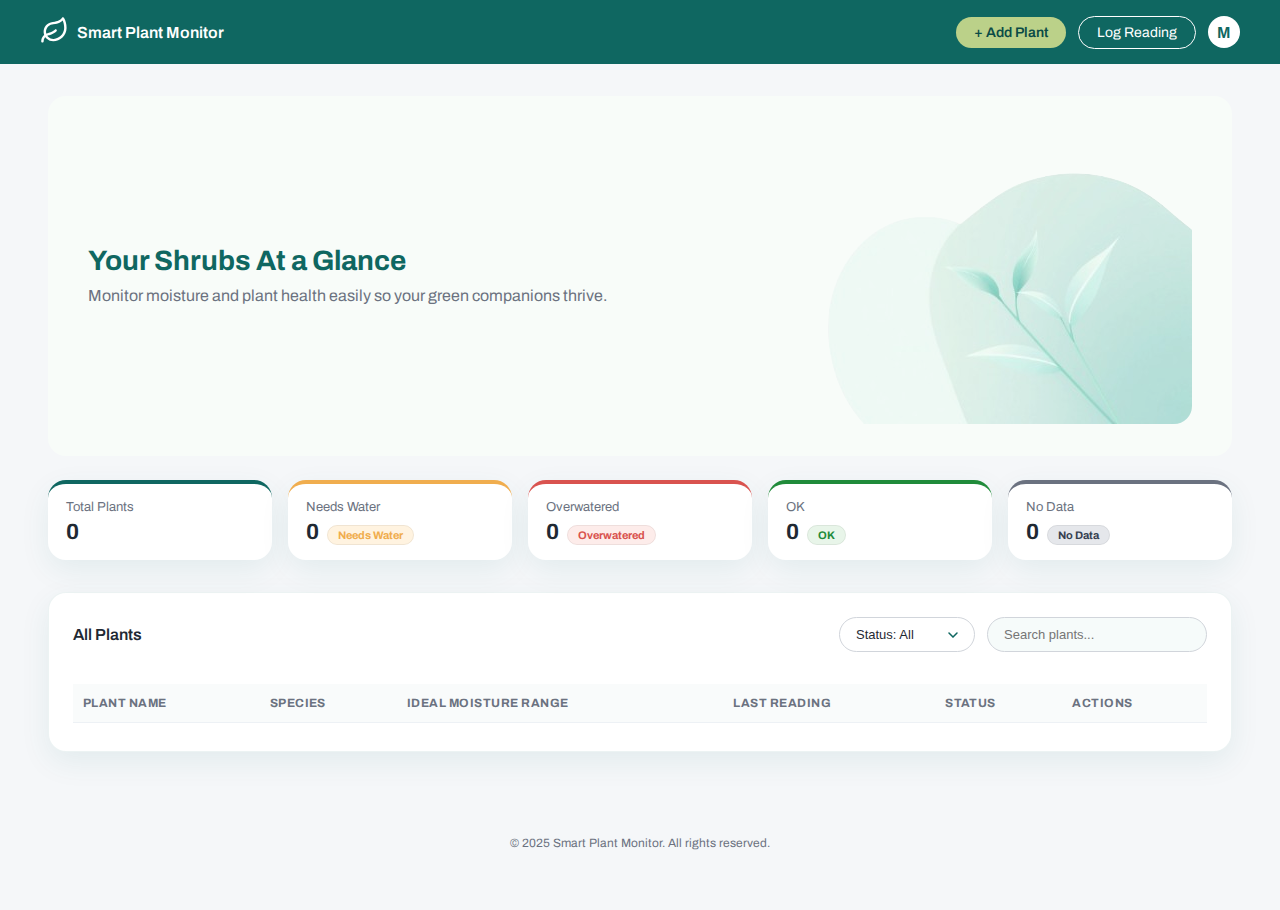
<file: frontend/dashboard/index.html>
<!DOCTYPE html>
<html lang="en">
  <head>
    <meta charset="UTF-8" />
    <title>Smart Plant Monitor – Dashboard</title>
    <link rel="preconnect" href="https://fonts.googleapis.com" />
    <link rel="preconnect" href="https://fonts.gstatic.com" crossorigin />
    <link
      href="https://fonts.googleapis.com/css2?family=Archivo:wght@400;600;700&display=swap"
      rel="stylesheet"
    />
    <link rel="stylesheet" href="../shared/variables.css" />
    <link rel="stylesheet" href="style.css" />
  </head>
  <body class="spm-page">
    <div id="spm-header-container"></div>

    <main class="spm-main">

       <!-- Hero section -->
      <section class="spm-hero">
        <div class="spm-hero-content">
          <h1 class="spm-hero-title">Your Shrubs At a Glance</h1>
          <p class="spm-hero-subtitle">
            Monitor moisture and plant health easily so your green companions
            thrive.
          </p>
        </div>
        <div class="spm-hero-image">
          <img src="../assests/hero-section-img.png">
        </div>
      </section>

      <!-- Statistic boxes (Total, OK, Needs Water, etc.) -->
      <section class="spm-stats-row">
        <div class="spm-stat-card spm-stat-total">
          <div class="spm-stat-label">Total Plants</div>
          <div class="spm-stat-value" id="stat-total">0</div>
        </div>
        <div class="spm-stat-card spm-stat-warning">
          <div class="spm-stat-label">Needs Water</div>
          <div class="spm-stat-value">
            <span id="stat-needs">0</span>
            <span class="spm-stat-pill warning">Needs Water</span>
          </div>
        </div>
        <div class="spm-stat-card spm-stat-danger">
          <div class="spm-stat-label">Overwatered</div>
          <div class="spm-stat-value">
            <span id="stat-over">0</span>
            <span class="spm-stat-pill danger">Overwatered</span>
          </div>
        </div>
        <div class="spm-stat-card spm-stat-ok">
          <div class="spm-stat-label">OK</div>
          <div class="spm-stat-value">
            <span id="stat-ok">0</span>
            <span class="spm-stat-pill ok">OK</span>
          </div>
        </div>
        <div class="spm-stat-card spm-stat-nodata">
          <div class="spm-stat-label">No Data</div>
          <div class="spm-stat-value">
            <span id="stat-nodata">0</span>
            <span class="spm-stat-pill no-data">No Data</span>
          </div>
          
        </div>
      </section>

      <!-- Table of all plants -->
      <section class="spm-table-card">
        <div class="spm-table-header">
          <div class="spm-table-title">All Plants</div>
          <div class="spm-table-controls">
            <select id="status-filter" class="spm-select">
              <option value="all">Status: All</option>
              <option value="ok">OK</option>
              <option value="needs_water">Needs Water</option>
              <option value="overwatered">Overwatered</option>
              <option value="no_data">No Data</option>
            </select>
            <!-- Search input -->
            <input
              id="search-input"
              class="spm-search"
              type="text"
              placeholder="Search plants..."
            />
          </div>
        </div>

        <div class="spm-table-scroll">
          <table class="spm-table" id="plants-table">
            <thead>
              <tr>
                <th>Plant Name</th>
                <th>Species</th>
                <th>Ideal Moisture Range</th>
                <th>Last Reading</th>
                <th>Status</th>
                <th>Actions</th>
              </tr>
            </thead>
            <!-- JS will insert <tr> rows here, magic *sparkle* -->
            <tbody></tbody>
          </table>
        </div>
      </section>
    </main>

    <!-- Footer placeholder -->
    <div id="spm-footer-container" class="spm-footer"></div>

    <!-- Helper JS utilities -->
    <script src="../shared/utils.js"></script>
    <!-- Dashboard logic -->
    <script src="script.js"></script>
  </body>
</html>
</file>
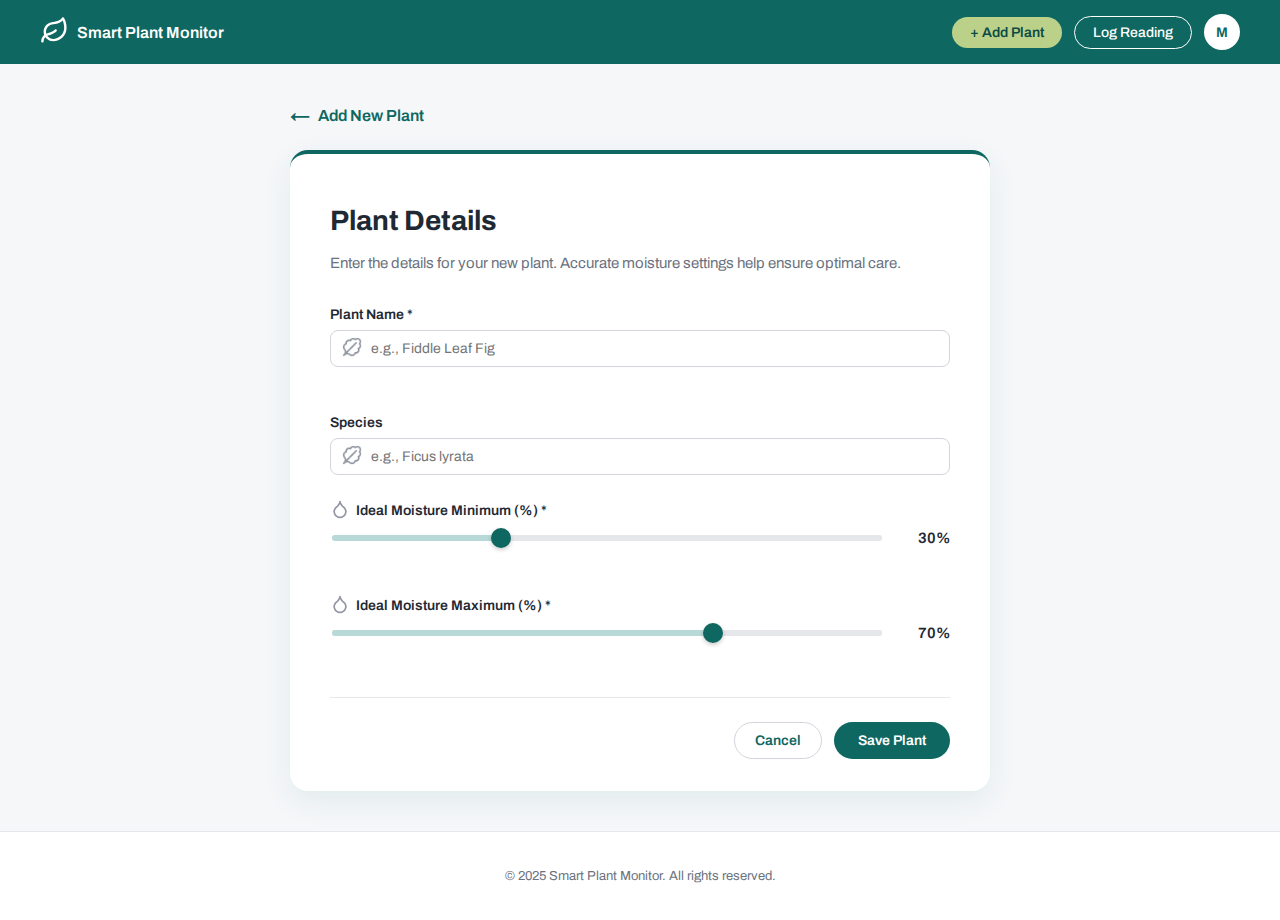
<file: frontend/plant_form/add_plant.html>
<!DOCTYPE html>
<html lang="en">
  <head>
    <meta charset="UTF-8" />
    <meta name="viewport" content="width=device-width, initial-scale=1.0" />
    <title>Add New Plant - Smart Shrub Monitor</title>
    <link rel="preconnect" href="https://fonts.googleapis.com" />
    <link rel="preconnect" href="https://fonts.gstatic.com" crossorigin />
    <link
      href="https://fonts.googleapis.com/css2?family=Archivo:wght@400;600;700&display=swap"
      rel="stylesheet"
    />
    <link rel="stylesheet" href="../shared/variables.css" />
    <link rel="stylesheet" href="style.css" />
  </head>
  <body class="spm-page">
    <div id="spm-header-container"></div>

    <main class="spm-main">
      <div class="spm-form-wrapper">
        <div class="spm-form-header">
          <a href="../dashboard/index.html" class="spm-back-link">
            <span class="spm-back-icon">←</span>
            <span>Add New Plant</span>
          </a>
        </div>

        <div class="spm-form-card">
          <h1 class="spm-form-title">Plant Details</h1>
          <p class="spm-form-subtitle">
            Enter the details for your new plant. Accurate moisture settings help ensure optimal care.
          </p>

          <form id="plant-form">
            <div class="spm-form-field">
              <label class="spm-field-label">
                Plant Name *
              </label>
              <div class="spm-input-wrapper">
                <span class="spm-input-icon"><img src="../assests/leaf.png" width="20" height="20"></span>
                <input
                  type="text"
                  id="name"
                  class="spm-input"
                  placeholder="e.g., Fiddle Leaf Fig"
                  required
                  minlength="3"
                />
              </div>
              <div class="spm-error" id="name-error"></div>
            </div>

            <div class="spm-form-field">
              <label class="spm-field-label">
                Species
              </label>
              <div class="spm-input-wrapper">
                <span class="spm-input-icon"><img src="../assests/leaf.png" width="20" height="20"></span>
                <input
                  type="text"
                  id="species"
                  class="spm-input"
                  placeholder="e.g., Ficus lyrata"
                />
              </div>
            </div>

            <div class="spm-form-field">
              <label class="spm-field-label">
                <span class="spm-label-icon"><img src="../assests/drop.png" width="20" height="20"></span>
                Ideal Moisture Minimum (%) *
              </label>
              <div class="spm-slider-container">
                <input
                  type="range"
                  id="moisture-min"
                  class="spm-slider"
                  min="0"
                  max="100"
                  value="30"
                  required
                />
                <span class="spm-slider-value" id="min-value">30%</span>
              </div>
              <div class="spm-error" id="min-error"></div>
            </div>

            <div class="spm-form-field">
              <label class="spm-field-label">
                <span class="spm-label-icon"><img src="../assests/drop.png" width="20" height="20"></span>
                Ideal Moisture Maximum (%) *
              </label>
              <div class="spm-slider-container">
                <input
                  type="range"
                  id="moisture-max"
                  class="spm-slider"
                  min="0"
                  max="100"
                  value="70"
                  required
                />
                <span class="spm-slider-value" id="max-value">70%</span>
              </div>
              <div class="spm-error" id="max-error"></div>
            </div>

            <div class="spm-form-actions">
              <button
                type="button"
                class="spm-btn-ghost"
                onclick="window.location.href='../dashboard/index.html'"
              >
                Cancel
              </button>
              <button type="submit" class="spm-btn-primary">Save Plant</button>
            </div>
          </form>
        </div>
      </div>
    </main>

    <div id="spm-footer-container"></div>

    <script src="../shared/utils.js"></script>
    <script src="script.js"></script>
  </body>
</html>
</file>
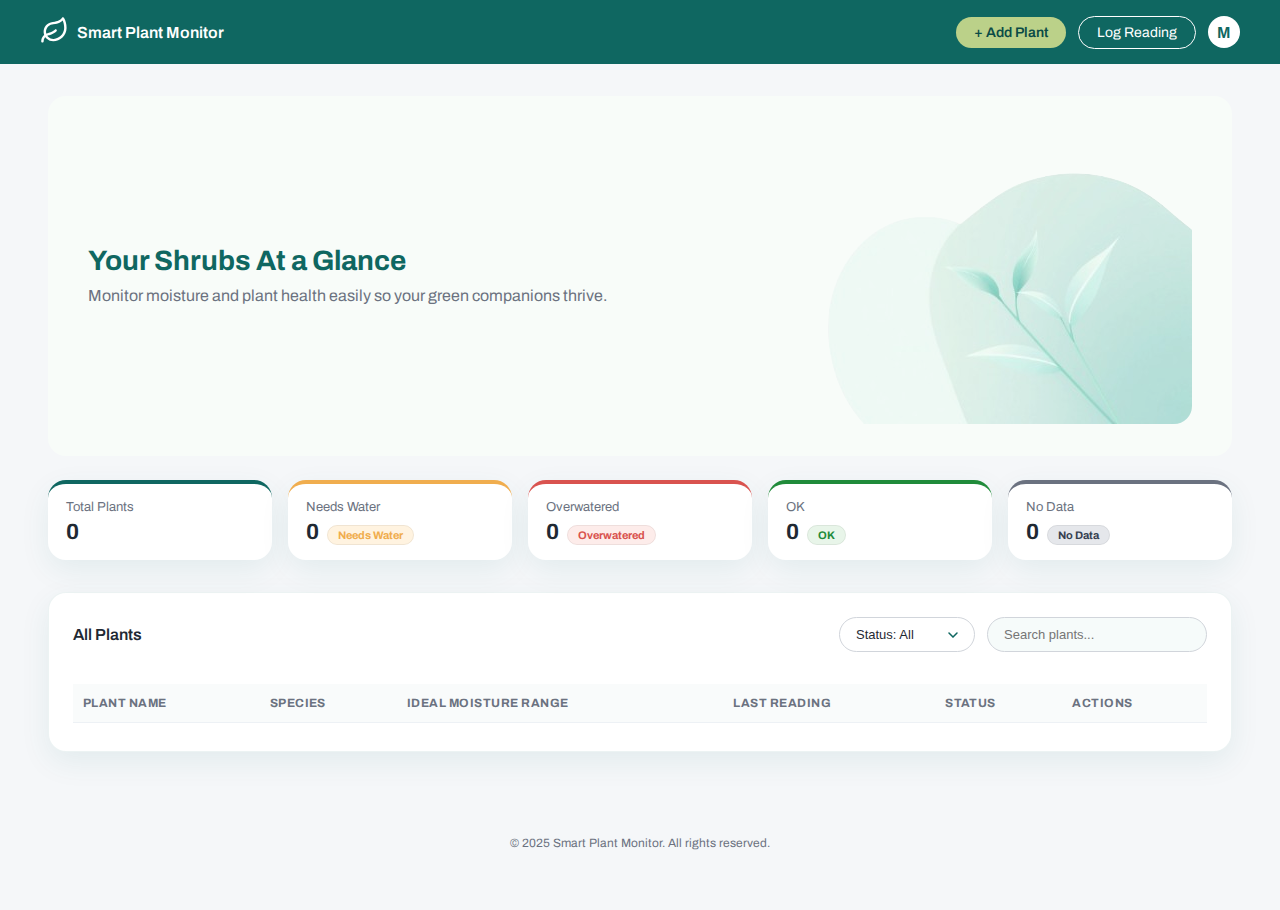
<file: frontend/plant_form/edit_plant.html>
<!DOCTYPE html>
<html lang="en">
  <head>
    <meta charset="UTF-8" />
    <meta name="viewport" content="width=device-width, initial-scale=1.0" />
    <title>Edit Plant - Smart Shrub Monitor</title>
    <link rel="preconnect" href="https://fonts.googleapis.com" />
    <link rel="preconnect" href="https://fonts.gstatic.com" crossorigin />
    <link
      href="https://fonts.googleapis.com/css2?family=Archivo:wght@400;600;700&display=swap"
      rel="stylesheet"
    />
    <link rel="stylesheet" href="../shared/variables.css" />
    <link rel="stylesheet" href="style.css" />
  </head>
  <body class="spm-page">
    <div id="spm-header-container"></div>

    <main class="spm-main">
      <div class="spm-form-wrapper">
        <div class="spm-form-header">
          <a href="../dashboard/index.html" class="spm-back-link">
            <span class="spm-back-icon">←</span>
            <span>Edit Plant</span>
          </a>
        </div>

        <div class="spm-form-card">
          <div class="spm-last-updated" id="last-updated"></div>
          
          <h1 class="spm-form-title">Plant Details</h1>
          <p class="spm-form-subtitle">
            Update the details for your plant. Accurate moisture settings help ensure optimal care.
          </p>

          <form id="plant-edit-form">
            <div class="spm-form-field">
              <label class="spm-field-label">
                Plant Name *
              </label>
              <div class="spm-input-wrapper">
                <span class="spm-input-icon"><img src="../assests/leaf.png" width="20" height="20"></span>
                <input
                  type="text"
                  id="name"
                  class="spm-input"
                  placeholder="e.g., Fiddle Leaf Fig"
                  required
                  minlength="3"
                />
              </div>
              <div class="spm-error" id="name-error"></div>
            </div>

            <div class="spm-form-field">
              <label class="spm-field-label">
                
                Species
              </label>
              <div class="spm-input-wrapper">
                <span class="spm-input-icon"><img src="../assests/leaf.png" width="20" height="20"></span>
                <input
                  type="text"
                  id="species"
                  class="spm-input"
                  placeholder="e.g., Ficus lyrata"
                />
              </div>
            </div>

            <div class="spm-form-field">
              <label class="spm-field-label">
                <span class="spm-label-icon"><img src="../assests/drop.png" width="20" height="20"></span>
                Ideal Moisture Minimum (%) *
              </label>
              <div class="spm-slider-container">
                <input
                  type="range"
                  id="moisture-min"
                  class="spm-slider"
                  min="0"
                  max="100"
                  value="30"
                  required
                />
                <span class="spm-slider-value" id="min-value">30%</span>
              </div>
              <div class="spm-error" id="min-error"></div>
            </div>

            <div class="spm-form-field">
              <label class="spm-field-label">
                <span class="spm-label-icon"><img src="../assests/drop.png" width="20" height="20"></span>
                Ideal Moisture Maximum (%) *
              </label>
              <div class="spm-slider-container">
                <input
                  type="range"
                  id="moisture-max"
                  class="spm-slider"
                  min="0"
                  max="100"
                  value="70"
                  required
                />
                <span class="spm-slider-value" id="max-value">70%</span>
              </div>
              <div class="spm-error" id="max-error"></div>
            </div>

            <div class="spm-form-actions">
              <button
                type="button"
                class="spm-btn-ghost"
                onclick="window.location.href='../dashboard/index.html'"
              >
                Cancel
              </button>
              <button type="submit" class="spm-btn-primary">Save Changes</button>
            </div>
          </form>
        </div>
      </div>
    </main>

    <div id="spm-footer-container"></div>

    <script src="../shared/utils.js"></script>
    <script src="script.js"></script>
  </body>
</html>
</file>
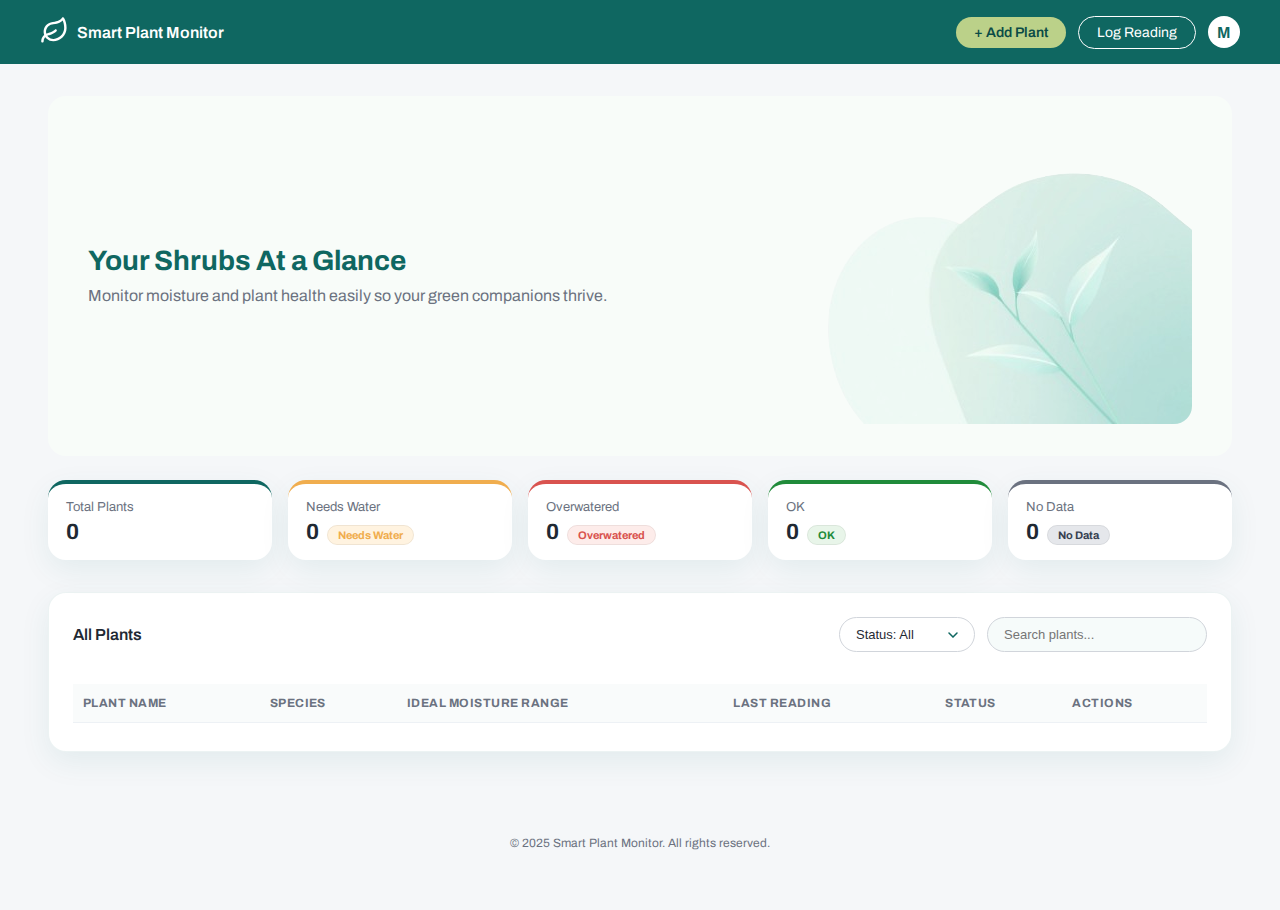
<file: frontend/plant_form/plant_details.html>
<!DOCTYPE html>
<html lang="en">
  <head>
    <meta charset="UTF-8" />
    <meta name="viewport" content="width=device-width, initial-scale=1.0" />
    <title>Plant Details - Smart Shrub Monitor</title>
    <link rel="preconnect" href="https://fonts.googleapis.com" />
    <link rel="preconnect" href="https://fonts.gstatic.com" crossorigin />
    <link
      href="https://fonts.googleapis.com/css2?family=Archivo:wght@400;600;700&display=swap"
      rel="stylesheet"
    />
    <link rel="stylesheet" href="../shared/variables.css" />
    <link rel="stylesheet" href="style.css" />
  </head>
  <body class="spm-page">
    <div id="spm-header-container"></div>

    <main class="spm-main">
      <div class="spm-plant-details-wrapper">
        <div class="spm-form-header">
          <a href="../dashboard/index.html" class="spm-back-link">
            <span class="spm-back-icon">←</span>
            <span id="plant-name-header">Plant Details</span>
          </a>
        </div>

        <div class="spm-plant-details-header">
          <div>
            <h1 class="spm-plant-name" id="plant-name">Plant Name</h1>
            <p class="spm-plant-species" id="plant-species">Species</p>
          </div>
          <div class="spm-plant-status-block">
            <span id="plant-status-pill" class="spm-status-pill spm-status-nodata">
              No Data
            </span>
            <div class="spm-status-meta">
              <span id="last-reading-short">Last reading: –</span><br />
              <span id="ideal-range-label">Ideal: –</span>
            </div>
          </div>
        </div>

        <div class="spm-plant-details-grid">
          <div class="spm-plant-card" style="background-color: var(--color-primary-soft);">
            <h2 class="spm-card-title">Current Snapshot</h2>
            <div class="spm-snapshot-row">
              <div>
                <div class="spm-snapshot-label">Last Moisture</div>
                <div class="spm-snapshot-value" id="last-moisture-value">–</div>
              </div>
              <div>
                <div class="spm-snapshot-label">Measured At</div>
                <div class="spm-snapshot-sub" id="last-moisture-time">–</div>
              </div>
            </div>
            <div class="spm-snapshot-row">
              <div>
                <div class="spm-snapshot-label">Ideal Range</div>
                <div class="spm-snapshot-sub" id="ideal-range">–</div>
              </div>
            </div>
          </div>

          <div class="spm-plant-card">
            <h2 class="spm-card-title">Quick Actions</h2>
            <div class="spm-actions-col">
              <button
                type="button"
                class="spm-btn-primary-large"
                id="btn-log-reading"
              >
                Log New Reading
              </button>
              <button
                type="button"
                class="spm-btn-ghost-large"
                id="btn-edit-plant"
              >
                Edit Plant Settings
              </button>
            </div>
          </div>
        </div>

        <div class="spm-plant-card">
          <h2 class="spm-card-title">Historical Moisture Readings</h2>
          <p class="spm-card-subtitle">
            Latest readings recorded for this plant.
          </p>
          <table class="spm-table" id="readings-table">
            <thead>
              <tr>
                <th>Moisture (%)</th>
                <th>Status</th>
                <th>Timestamp</th>
              </tr>
            </thead>
            <tbody id="readings-tbody">
              <tr>
                <td colspan="3" style="text-align: center; color: var(--color-text-muted);">
                  Loading...
                </td>
              </tr>
            </tbody>
          </table>
        </div>
      </div>
    </main>

    <div id="spm-footer-container"></div>

    <script src="../shared/utils.js"></script>
    <script src="script.js"></script>
  </body>
</html>
</file>
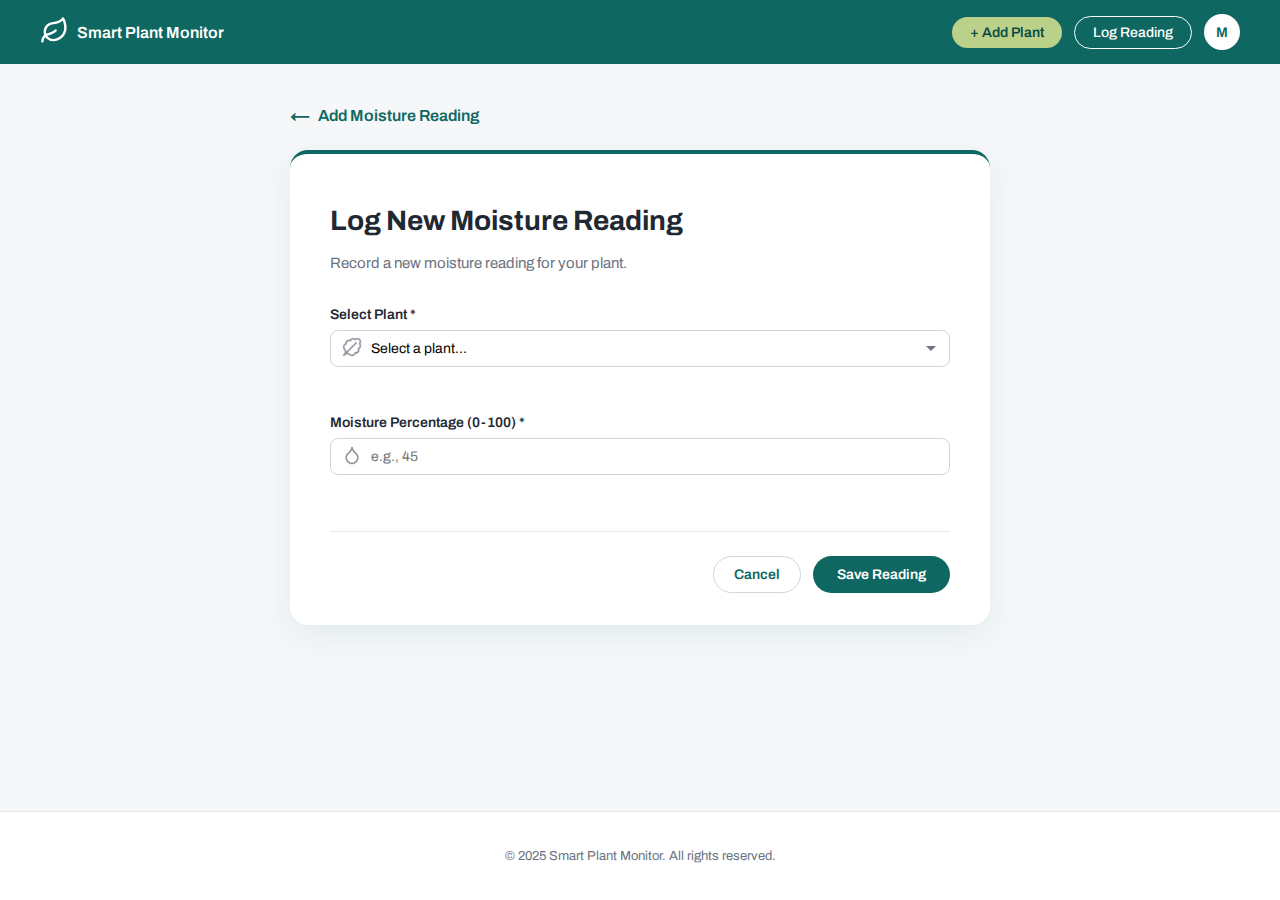
<file: frontend/readings/add_reading.html>
<!DOCTYPE html>
<html lang="en">
  <head>
    <meta charset="UTF-8" />
    <meta name="viewport" content="width=device-width, initial-scale=1.0" />
    <title>Add Moisture Reading - Smart Shrub Monitor</title>
    <link rel="preconnect" href="https://fonts.googleapis.com" />
    <link rel="preconnect" href="https://fonts.gstatic.com" crossorigin />
    <link
      href="https://fonts.googleapis.com/css2?family=Archivo:wght@400;600;700&display=swap"
      rel="stylesheet"
    />
    <link rel="stylesheet" href="../shared/variables.css" />
    <link rel="stylesheet" href="style.css" />
  </head>
  <body class="spm-page">
    <div id="spm-header-container"></div>

    <main class="spm-main">
      <div class="spm-form-wrapper">
        <div class="spm-form-header">
          <a href="../dashboard/index.html" class="spm-back-link">
            <span class="spm-back-icon">←</span>
            <span>Add Moisture Reading</span>
          </a>
        </div>

        <div class="spm-form-card">
          <h1 class="spm-form-title">Log New Moisture Reading</h1>
          <p class="spm-form-subtitle">
            Record a new moisture reading for your plant.
          </p>

          <form id="reading-form">
            <div class="spm-form-field">
              <label class="spm-field-label">
                Select Plant *
              </label>
              <div class="spm-input-wrapper">
                <span class="spm-input-icon"><img src="../assests/leaf.png" width="20" height="20"></span>
                <select id="plant-select" class="spm-input spm-select" required>
                  <option value="">Select a plant...</option>
                </select>
              </div>
              <div class="spm-error" id="plant-error"></div>
            </div>

            <div class="spm-form-field">
              <label class="spm-field-label">
                Moisture Percentage (0-100) *
              </label>
              <div class="spm-input-wrapper">
                <span class="spm-input-icon"><img src="../assests/drop.png" width="20" height="20"></span>
                <input
                  type="number"
                  id="moisture-percent"
                  class="spm-input"
                  min="0"
                  max="100"
                  step="0.1"
                  placeholder="e.g., 45"
                  required
                />
              </div>
              <div class="spm-error" id="moisture-error"></div>
            </div>


            <div class="spm-form-actions">
              <button
                type="button"
                class="spm-btn-ghost"
                onclick="window.location.href='../dashboard/index.html'"
              >
                Cancel
              </button>
              <button type="submit" class="spm-btn-primary">Save Reading</button>
            </div>
          </form>
        </div>
      </div>
    </main>

    <div id="spm-footer-container"></div>

    <script src="../shared/utils.js"></script>
    <script src="script.js"></script>
  </body>
</html>
</file>
<file: frontend/shared/variables.css>
:root {
  --color-primary: #0f6761;
  --color-primary-dark: #0b4b46;
  --color-primary-soft: #b7d9d7;
  --color-accent: #bbd189;
  --color-success: #208b3a;
  --color-danger: #d9534f;
  --color-warning: #f0ad4e;
  --color-bg: #f5f7f9;
  --color-card-bg: #ffffff;
  --color-text-main: #1f2933;
  --color-text-muted: #6b7280;
  --color-border: #d1d5db;

  --radius-card: 18px;
  --radius-pill: 999px;

  --shadow-soft: 0 10px 30px rgba(15, 103, 97, 0.08);
}

*,
*::before,
*::after {
  box-sizing: border-box;
}

body {
  margin: 0;
  font-family: "Archivo", system-ui, -apple-system, BlinkMacSystemFont, sans-serif;
  background-color: var(--color-bg);
  color: var(--color-text-main);
}

a {
  text-decoration: none;
  color: inherit;
}

button {
  font-family: inherit;
}
</file>
<file: frontend/dashboard/style.css>
@import "../shared/variables.css";

.spm-page {
  min-height: 100vh;
  display: flex;
  flex-direction: column;
}

.spm-header {
  height: 64px;
  background-color: var(--color-primary);
  color: #ffffff;
  display: flex;
  align-items: center;
  justify-content: space-between;
  padding: 0 40px;
}

.spm-logo {
  display: flex;
  align-items: center;
  gap: 8px;
  font-weight: 600;
}

.spm-logo-icon {
  font-size: 20px;
}

.spm-header-right {
  display: flex;
  align-items: center;
  gap: 12px;
}

.spm-btn {
  border-radius: 999px;
  padding: 8px 18px;
  font-size: 14px;
  border: none;
  cursor: pointer;
  display: inline-flex;
  align-items: center;
  justify-content: center;
  transition: background-color 0.15s ease, color 0.15s ease,
    box-shadow 0.15s ease;
  text-decoration: none;
}

.spm-btn-secondary {
  background-color: var(--color-accent);
  color: var(--color-primary-dark);
  font-weight: 600;
}

.spm-btn-secondary:hover {
  box-shadow: var(--shadow-soft);
}

.spm-btn-outline {
  border: 1px solid #ffffff;
  color: #ffffff;
  background-color: transparent;
}

.spm-btn-outline:hover {
  background-color: rgba(255, 255, 255, 0.1);
}

.spm-avatar {
  width: 32px;
  height: 32px;
  border-radius: 999px;
  background-color: #ffffff;
  color: var(--color-primary);
  display: flex;
  align-items: center;
  justify-content: center;
  font-weight: 600;
}

.spm-main {
  flex: 1;
  padding: 32px 48px 40px;
}

.spm-hero {
  margin-bottom: 24px;
  background-color: #f8fcf9;
  border-radius: var(--radius-card);
  padding: 32px 40px;
  display: flex;
  align-items: center;
  gap: 40px;
}

.spm-hero-content {
  display: flex;
  flex-direction: column;
  flex: 1;
  justify-content: center;
  align-items: flex-start;
}

.spm-hero-title {
  font-size: 28px;
  font-weight: 700;
  margin: 0 0 8px 0;
  color: var(--color-primary);
}

.spm-hero-subtitle {
  color: var(--color-text-muted);
  max-width: 520px;
  margin: 0;
  line-height: 1.5;
}

.spm-hero-image {
  flex-shrink: 0;
  display: flex;
  align-items: center;
  justify-content: center;
}

.spm-hero img {
  max-width: 100%;
  height: auto;
  border-radius: var(--radius-card);
  max-height: 300px;
  object-fit: contain;
  display: block;
}

.spm-stats-row {
  display: flex;
  flex-wrap: wrap;
  gap: 16px;
  margin: 24px 0 32px;
}

.spm-stat-card {
  flex: 1 1 140px;
  background-color: var(--color-card-bg);
  border-radius: var(--radius-card);
  padding: 16px 18px;
  box-shadow: var(--shadow-soft);
  border-top: 4px solid;
}

.spm-stat-total {
  border-top-color: var(--color-primary);
}

.spm-stat-warning {
  border-top-color: var(--color-warning);
}

.spm-stat-danger {
  border-top-color: var(--color-danger);
}

.spm-stat-ok {
  border-top-color: var(--color-success);
}

.spm-stat-nodata {
  border-top-color: var(--color-text-muted);
}

.spm-stat-label {
  font-size: 13px;
  color: var(--color-text-muted);
  margin-bottom: 6px;
}

.spm-stat-value {
  font-size: 22px;
  font-weight: 700;
}

.spm-stat-pill {
  margin-left: 4px;
  font-size: 11px;
  padding: 3px 10px;
  border-radius: 999px;
  border: 1px solid rgba(0, 0, 0, 0.06);
}

.spm-stat-pill.ok {
  background-color: #e8f5e9;
  color: var(--color-success);
}

.spm-stat-pill.warning {
  background-color: #fff3e0;
  color: var(--color-warning);
}

.spm-stat-pill.danger {
  background-color: #fdecea;
  color: var(--color-danger);
}

.spm-stat-pill.no-data {
    background-color: #e5e7eb;
    color: #374151;
}
.spm-table-card {
  background-color: var(--color-card-bg);
  border-radius: var(--radius-card);
  box-shadow: var(--shadow-soft);
  padding: 24px;
  border: 1px solid rgba(15, 103, 97, 0.08);
  display: flex;
  flex-direction: column;
  gap: 16px;
}

.spm-table-scroll {
  overflow-x: auto;
  margin: 0 -8px;
  padding: 0 8px 4px;
}

.spm-table-header {
  display: flex;
  justify-content: space-between;
  align-items: center;
  margin-bottom: 16px;
}

.spm-table-title {
  font-weight: 600;
}

.spm-table-controls {
  display: flex;
  align-items: center;
  gap: 12px;
}

.spm-select,
.spm-search {
  border-radius: 999px;
  border: 1px solid var(--color-border);
  padding: 9px 16px;
  font-size: 13px;
  font-weight: 500;
  outline: none;
  background-color: #f6fbfa;
  color: var(--color-text-main);
  transition: border-color 0.2s ease, box-shadow 0.2s ease;
}

.spm-select:focus,
.spm-search:focus {
  border-color: var(--color-primary);
  box-shadow: 0 0 0 3px rgba(15, 103, 97, 0.15);
}

.spm-select {
  appearance: none;
  -webkit-appearance: none;
  padding-right: 42px;
  cursor: pointer;
  background-color: #ffffff;
  background-image: url("data:image/svg+xml,%3Csvg width='10' height='6' viewBox='0 0 10 6' xmlns='http://www.w3.org/2000/svg'%3E%3Cpath d='M1 1l4 4 4-4' stroke='%230f6761' stroke-width='1.5' fill='none' stroke-linecap='round'/%3E%3C/svg%3E");
  background-repeat: no-repeat;
  background-position: calc(100% - 16px) center;
  background-size: 10px 6px;
  overflow: hidden;
}

.spm-select option {
  color: #111827;
}

.spm-search {
  min-width: 220px;
}

.spm-table {
  width: 100%;
  border-collapse: collapse;
  font-size: 13px;
  min-width: 720px;
}

.spm-table th,
.spm-table td {
  padding: 12px 10px;
  text-align: left;
  border-bottom: 1px solid #edf1f5;
  vertical-align: middle;
}

.spm-table th {
  font-size: 12px;
  text-transform: uppercase;
  letter-spacing: 0.04em;
  color: var(--color-text-muted);
  background-color: #f9fbfb;
}

.spm-table tbody tr:nth-child(even) {
  background-color: rgba(15, 103, 97, 0.02);
}

.spm-table tbody tr:hover {
  background-color: rgba(15, 103, 97, 0.08);
}

.spm-table a {
  color: var(--color-text-main);
  font-weight: 600;
  text-decoration: none;
  position: relative;
  transition: color 0.2s ease, transform 0.15s ease;
}

.spm-table a::after {
  content: "";
  position: absolute;
  left: 0;
  bottom: -2px;
  width: 100%;
  height: 2px;
  background-color: var(--color-primary);
  opacity: 0;
  transform: scaleX(0.8);
  transition: opacity 0.2s ease, transform 0.2s ease;
}

.spm-table a::after {
  background-color: var(--color-primary);
}

.spm-table a:hover {
  color: var(--color-primary);
}

.spm-table a:hover::after {
  opacity: 1;
  transform: scaleX(1);
}

.spm-table a:active {
  color: var(--color-primary-dark);
  transform: translateY(1px);
}

.spm-table a:active::after {
  opacity: 1;
  transform: scaleX(0.95);
}

.spm-status-pill {
  display: inline-flex;
  align-items: center;
  justify-content: center;
  border-radius: var(--radius-pill);
  padding: 4px 11px;
  font-size: 11px;
  font-weight: 500;
}

.spm-status-ok {
  background-color: #e8f5e9;
  color: var(--color-success);
}

.spm-status-needs {
  background-color: #fff3e0;
  color: var(--color-warning);
}

.spm-status-over {
  background-color: #fdecea;
  color: var(--color-danger);
}

.spm-status-nodata {
  background-color: #e5e7eb;
  color: #374151;
}

.spm-actions {
  display: flex;
  gap: 8px;
}

.spm-link-icon {
  font-size: 14px;
  cursor: pointer;
  transition: all 0.2s ease;
  display: inline-flex;
  align-items: center;
  justify-content: center;
  padding: 4px;
  border-radius: 4px;
}

.spm-link-icon:hover {
  background-color: rgba(15, 103, 97, 0.1);
}

.spm-link-icon:hover img {
  filter: brightness(0) saturate(100%) invert(25%) sepia(67%) saturate(2000%) hue-rotate(150deg) brightness(0.6) contrast(1.2);
}

.spm-link-icon:active {
  background-color: rgba(11, 75, 70, 0.2);
}

.spm-link-icon:active img {
  filter: brightness(0) saturate(100%) invert(25%) sepia(67%) saturate(2000%) hue-rotate(150deg) brightness(0.5) contrast(1.2);
}

@media (max-width: 768px) {
  .spm-table-header {
    flex-direction: column;
    align-items: flex-start;
    gap: 12px;
  }

  .spm-table-controls {
    width: 100%;
    flex-wrap: wrap;
  }

  .spm-select,
  .spm-search {
    width: 100%;
    min-width: 0;
  }
}

.spm-footer {
  padding: 16px 0 24px;
  text-align: center;
  color: var(--color-text-muted);
  font-size: 12px;
}
</file>
<file: frontend/plant_form/style.css>
@import "../shared/variables.css";

.spm-page {
  min-height: 100vh;
  display: flex;
  flex-direction: column;
}

/* Header Styles */
.spm-header {
  height: 64px;
  background-color: var(--color-primary);
  color: #ffffff;
  display: flex;
  align-items: center;
  justify-content: space-between;
  padding: 0 40px;
  box-shadow: 0 2px 8px rgba(0, 0, 0, 0.1);
}

.spm-header-left {
  display: flex;
  align-items: center;
}

.spm-logo {
  display: flex;
  align-items: center;
  gap: 8px;
  font-weight: 600;
  color: #ffffff;
  font-size: 16px;
}

.spm-logo-icon {
  font-size: 20px;
}

.spm-header-right {
  display: flex;
  align-items: center;
  gap: 12px;
}

.spm-btn {
  border-radius: var(--radius-pill);
  padding: 8px 18px;
  font-size: 14px;
  border: none;
  cursor: pointer;
  display: inline-flex;
  align-items: center;
  justify-content: center;
  gap: 6px;
  transition: all 0.2s ease;
  font-weight: 500;
  text-decoration: none;
}

.spm-btn-primary {
  background-color: var(--color-accent);
  color: var(--color-primary-dark);
  font-weight: 600;
}

.spm-btn-primary:hover {
  box-shadow: var(--shadow-soft);
  transform: translateY(-1px);
}

.spm-btn-secondary {
  background-color: var(--color-accent);
  color: var(--color-primary-dark);
  font-weight: 600;
  text-decoration: none;
}

.spm-btn-secondary:hover {
  box-shadow: var(--shadow-soft);
}

.spm-btn-outline {
  border: 1px solid #ffffff;
  color: #ffffff;
  background-color: transparent;
  text-decoration: none;
}

.spm-btn-outline:hover {
  background-color: rgba(255, 255, 255, 0.1);
}

.spm-avatar {
  width: 36px;
  height: 36px;
  border-radius: var(--radius-pill);
  background-color: #ffffff;
  color: var(--color-primary);
  display: flex;
  align-items: center;
  justify-content: center;
  font-weight: 600;
  font-size: 14px;
}

/* Main Content */
.spm-main {
  flex: 1;
  padding: 40px 48px;
  background-color: var(--color-bg);
}

.spm-form-wrapper {
  max-width: 700px;
  margin: 0 auto;
}

.spm-form-header {
  margin-bottom: 24px;
}

.spm-back-link {
  display: inline-flex;
  align-items: center;
  gap: 8px;
  color: var(--color-primary);
  font-weight: 600;
  font-size: 16px;
  text-decoration: none;
  transition: color 0.2s ease;
}

.spm-back-link:hover {
  color: var(--color-primary-dark);
}

.spm-back-icon {
  font-size: 20px;
}

.spm-form-card {
  background-color: var(--color-card-bg);
  border-radius: var(--radius-card);
  box-shadow: var(--shadow-soft);
  padding: 32px 40px;
  border-top: 4px solid var(--color-primary);
}

.spm-last-updated {
  font-size: 13px;
  color: var(--color-text-muted);
  margin-bottom: 16px;
  padding-bottom: 16px;
  border-bottom: 1px solid #e5e7eb;
}

.spm-form-title {
  font-size: 28px;
  font-weight: 700;
  color: var(--color-text-main);
  margin-bottom: 8px;
}

.spm-form-subtitle {
  color: var(--color-text-muted);
  font-size: 15px;
  line-height: 1.6;
  margin-bottom: 32px;
}

.spm-form-field {
  margin-bottom: 24px;
}

.spm-field-label {
  display: flex;
  align-items: center;
  gap: 6px;
  font-size: 14px;
  font-weight: 600;
  color: var(--color-text-main);
  margin-bottom: 8px;
}

.spm-label-icon {
  font-size: 16px;
}

.spm-input-wrapper {
  position: relative;
  display: flex;
  align-items: center;
}

.spm-input-icon {
  position: absolute;
  left: 12px;
  font-size: 16px;
  z-index: 1;
  pointer-events: none;
}

.spm-input {
  width: 100%;
  padding: 10px 12px 10px 40px;
  border: 1px solid var(--color-border);
  border-radius: 8px;
  font-size: 14px;
  outline: none;
  transition: border-color 0.2s ease, box-shadow 0.2s ease;
  font-family: inherit;
}

.spm-input:focus {
  border-color: var(--color-primary);
  box-shadow: 0 0 0 3px rgba(15, 103, 97, 0.1);
}

.spm-input.error {
  border-color: var(--color-danger);
}

.spm-input.error:focus {
  box-shadow: 0 0 0 3px rgba(217, 83, 79, 0.1);
}

/* Slider Styles */
.spm-slider-container {
  display: flex;
  align-items: center;
  gap: 16px;
}

.spm-slider {
  flex: 1;
  height: 6px;
  border-radius: 3px;
  background: #e5e7eb;
  outline: none;
  -webkit-appearance: none;
  appearance: none;
}

.spm-slider::-webkit-slider-thumb {
  -webkit-appearance: none;
  appearance: none;
  width: 20px;
  height: 20px;
  border-radius: 50%;
  background: var(--color-primary);
  cursor: pointer;
  box-shadow: 0 2px 4px rgba(0, 0, 0, 0.2);
  transition: all 0.2s ease;
  margin-top: -7px;
}

.spm-slider::-webkit-slider-thumb:hover {
  background: var(--color-primary-dark);
  transform: scale(1.1);
}

.spm-slider::-moz-range-thumb {
  width: 20px;
  height: 20px;
  border-radius: 50%;
  background: var(--color-primary);
  cursor: pointer;
  border: none;
  box-shadow: 0 2px 4px rgba(0, 0, 0, 0.2);
  transition: all 0.2s ease;
  margin-top: -7px;
}

.spm-slider::-moz-range-thumb:hover {
  background: var(--color-primary-dark);
  transform: scale(1.1);
}

.spm-slider::-webkit-slider-runnable-track {
  height: 6px;
  border-radius: 3px;
  background: linear-gradient(
    to right,
    var(--color-primary-soft) 0%,
    var(--color-primary-soft) var(--value, 30%),
    #e5e7eb var(--value, 30%),
    #e5e7eb 100%
  );
}

.spm-slider::-moz-range-track {
  height: 6px;
  border-radius: 3px;
  background: #e5e7eb;
}

.spm-slider-value {
  min-width: 50px;
  text-align: right;
  font-size: 15px;
  font-weight: 600;
  color: var(--color-text-main);
}

.spm-error {
  color: var(--color-danger);
  font-size: 12px;
  margin-top: 6px;
  display: block;
  min-height: 18px;
}

/* Form Actions */
.spm-form-actions {
  display: flex;
  justify-content: flex-end;
  gap: 12px;
  margin-top: 32px;
  padding-top: 24px;
  border-top: 1px solid #e5e7eb;
}

.spm-btn-ghost {
  padding: 10px 20px;
  border: 1px solid var(--color-border);
  background-color: transparent;
  color: var(--color-primary);
  border-radius: var(--radius-pill);
  font-size: 14px;
  font-weight: 600;
  cursor: pointer;
  transition: all 0.2s ease;
}

.spm-btn-ghost:hover {
  background-color: var(--color-bg);
  border-color: var(--color-primary);
}

.spm-btn-primary {
  padding: 10px 24px;
  border: none;
  background-color: var(--color-primary);
  color: #ffffff;
  border-radius: var(--radius-pill);
  font-size: 14px;
  font-weight: 600;
  cursor: pointer;
  transition: all 0.2s ease;
}

.spm-btn-primary:hover {
  background-color: var(--color-primary-dark);
  box-shadow: var(--shadow-soft);
}

.spm-btn-primary:disabled {
  opacity: 0.6;
  cursor: not-allowed;
}

/* Footer */
.spm-footer {
  padding: 24px;
  text-align: center;
  color: var(--color-text-muted);
  font-size: 13px;
  background-color: var(--color-card-bg);
  border-top: 1px solid #e5e7eb;
}

/* Plant Details Specific Styles */
.spm-plant-details-wrapper {
  max-width: 1000px;
  margin: 0 auto;
}

.spm-plant-details-header {
  display: flex;
  justify-content: space-between;
  align-items: flex-start;
  margin-bottom: 32px;
  flex-wrap: wrap;
  gap: 20px;
}

.spm-plant-name {
  font-size: 32px;
  font-weight: 700;
  color: var(--color-text-main);
  margin-bottom: 8px;
}

.spm-plant-species {
  font-size: 16px;
  color: var(--color-text-muted);
}

.spm-plant-status-block {
  text-align: right;
}

.spm-status-pill {
  display: inline-flex;
  align-items: center;
  justify-content: center;
  border-radius: var(--radius-pill);
  padding: 8px 16px;
  font-size: 13px;
  font-weight: 600;
  text-transform: capitalize;
  margin-bottom: 8px;
}

.spm-status-ok {
  background-color: #e8f5e9;
  color: var(--color-success);
}

.spm-status-needs {
  background-color: #fff3e0;
  color: #f57c00;
}

.spm-status-over {
    background-color: #fdecea;
    color: var(--color-danger);
}

.spm-status-nodata {
  background-color: var(--color-accent);
  color: #ffffff;
}

.spm-status-meta {
  font-size: 13px;
  color: var(--color-text-muted);
}

.spm-plant-details-grid {
  display: grid;
  grid-template-columns: repeat(auto-fit, minmax(300px, 1fr));
  gap: 24px;
  margin-bottom: 24px;
}

.spm-plant-card {
  background-color: var(--color-card-bg);
  border-radius: var(--radius-card);
  box-shadow: var(--shadow-soft);
  padding: 24px;
}

.spm-card-title {
  font-size: 18px;
  font-weight: 600;
  color: var(--color-text-main);
  margin-bottom: 16px;
}

.spm-card-subtitle {
  font-size: 14px;
  color: var(--color-text-muted);
  margin-bottom: 16px;
}

.spm-snapshot-row {
  display: flex;
  gap: 24px;
  margin-bottom: 16px;
}

.spm-snapshot-label {
  font-size: 12px;
  color: var(--color-text-muted);
  text-transform: uppercase;
  letter-spacing: 0.5px;
  margin-bottom: 4px;
}

.spm-snapshot-value {
  font-size: 24px;
  font-weight: 700;
  color: var(--color-text-main);
}

.spm-snapshot-sub {
  font-size: 14px;
  color: var(--color-text-main);
  font-weight: 500;
}

.spm-actions-col {
  display: flex;
  flex-direction: column;
  gap: 12px;
}

.spm-btn-primary-large {
  padding: 12px 24px;
  border: none;
  background-color: var(--color-primary);
  color: #ffffff;
  border-radius: var(--radius-pill);
  font-size: 14px;
  font-weight: 600;
  cursor: pointer;
  transition: all 0.2s ease;
}

.spm-btn-primary-large:hover {
  background-color: var(--color-primary-dark);
  box-shadow: var(--shadow-soft);
}

.spm-btn-ghost-large {
  padding: 12px 24px;
  border: 1px solid var(--color-border);
  background-color: transparent;
  color: var(--color-text-main);
  border-radius: var(--radius-pill);
  font-size: 14px;
  font-weight: 600;
  cursor: pointer;
  transition: all 0.2s ease;
}

.spm-btn-ghost-large:hover {
  background-color: var(--color-bg);
  border-color: var(--color-primary);
}

.spm-table {
  width: 100%;
  border-collapse: collapse;
  font-size: 14px;
}

.spm-table th {
  padding: 12px;
  text-align: left;
  font-weight: 600;
  font-size: 12px;
  text-transform: uppercase;
  letter-spacing: 0.5px;
  color: var(--color-text-muted);
  border-bottom: 2px solid #e5e7eb;
}

.spm-table th.spm-table-timestamp,
.spm-table td.spm-table-timestamp {
  text-align: center;
  padding-left: 32px;
}

.spm-table td {
  padding: 12px;
  border-bottom: 1px solid #e5e7eb;
  color: var(--color-text-main);
}

.spm-table tbody tr:nth-child(even) {
  background-color: rgba(15, 103, 97, 0.02);
}

.spm-table tbody tr:hover {
  background-color: rgba(15, 103, 97, 0.08);
}

.spm-table th.spm-table-actions,
.spm-table td.spm-table-actions {
  text-align: center;
  width: 80px;
}

.spm-table td .spm-link-icon {
  display: inline-flex;
  align-items: center;
  justify-content: center;
  padding: 4px;
  border-radius: 4px;
  transition: background-color 0.2s ease, transform 0.2s ease,
    filter 0.2s ease;
}

.spm-table td .spm-link-icon:hover {
  background-color: rgba(15, 103, 97, 0.1);
  transform: translateY(-1px);
  filter: brightness(0) saturate(100%) invert(26%) sepia(81%) saturate(1035%)
    hue-rotate(133deg) brightness(0.91) contrast(0.92);
}

.spm-table td .spm-link-icon:active {
  background-color: rgba(11, 75, 70, 0.2);
  transform: translateY(0);
  filter: brightness(0) saturate(100%) invert(28%) sepia(80%) saturate(1583%)
    hue-rotate(132deg) brightness(0.83) contrast(1.02);
}


/* Responsive */
@media (max-width: 768px) {
  .spm-main {
    padding: 24px 20px;
  }

  .spm-form-card {
    padding: 24px;
  }

  .spm-plant-details-header {
    flex-direction: column;
  }

  .spm-plant-status-block {
    text-align: left;
  }
}
</file>
<file: frontend/readings/style.css>
@import "../shared/variables.css";

.spm-page {
  min-height: 100vh;
  display: flex;
  flex-direction: column;
}

/* Header Styles */
.spm-header {
  height: 64px;
  background-color: var(--color-primary);
  color: #ffffff;
  display: flex;
  align-items: center;
  justify-content: space-between;
  padding: 0 40px;
  box-shadow: 0 2px 8px rgba(0, 0, 0, 0.1);
}

.spm-header-left {
  display: flex;
  align-items: center;
}

.spm-logo {
  display: flex;
  align-items: center;
  gap: 8px;
  font-weight: 600;
  color: #ffffff;
  font-size: 16px;
}

.spm-logo-icon {
  font-size: 20px;
}

.spm-header-right {
  display: flex;
  align-items: center;
  gap: 12px;
}

.spm-btn {
  border-radius: var(--radius-pill);
  padding: 8px 18px;
  font-size: 14px;
  border: none;
  cursor: pointer;
  display: inline-flex;
  align-items: center;
  justify-content: center;
  gap: 6px;
  transition: all 0.2s ease;
  font-weight: 500;
  text-decoration: none;
}

.spm-btn-primary {
  background-color: var(--color-accent);
  color: var(--color-primary-dark);
  font-weight: 600;
}

.spm-btn-primary:hover {
  box-shadow: var(--shadow-soft);
  transform: translateY(-1px);
}

.spm-btn-secondary {
  background-color: var(--color-accent);
  color: var(--color-primary-dark);
  font-weight: 600;
  text-decoration: none;
}

.spm-btn-secondary:hover {
  box-shadow: var(--shadow-soft);
}

.spm-btn-outline {
  border: 1px solid #ffffff;
  color: #ffffff;
  background-color: transparent;
  text-decoration: none;
}

.spm-btn-outline:hover {
  background-color: rgba(255, 255, 255, 0.1);
}

.spm-avatar {
  width: 36px;
  height: 36px;
  border-radius: var(--radius-pill);
  background-color: #ffffff;
  color: var(--color-primary);
  display: flex;
  align-items: center;
  justify-content: center;
  font-weight: 600;
  font-size: 14px;
}

/* Main Content */
.spm-main {
  flex: 1;
  padding: 40px 48px;
  background-color: var(--color-bg);
}

.spm-form-wrapper {
  max-width: 700px;
  margin: 0 auto;
}

.spm-form-header {
  margin-bottom: 24px;
}

.spm-back-link {
  display: inline-flex;
  align-items: center;
  gap: 8px;
  color: var(--color-primary);
  font-weight: 600;
  font-size: 16px;
  text-decoration: none;
  transition: color 0.2s ease;
}

.spm-back-link:hover {
  color: var(--color-primary-dark);
}

.spm-back-icon {
  font-size: 20px;
}

.spm-form-card {
  background-color: var(--color-card-bg);
  border-radius: var(--radius-card);
  box-shadow: var(--shadow-soft);
  padding: 32px 40px;
  border-top: 4px solid var(--color-primary);
}

.spm-form-title {
  font-size: 28px;
  font-weight: 700;
  color: var(--color-text-main);
  margin-bottom: 8px;
}

.spm-form-subtitle {
  color: var(--color-text-muted);
  font-size: 15px;
  line-height: 1.6;
  margin-bottom: 32px;
}

.spm-form-field {
  margin-bottom: 24px;
}

.spm-field-label {
  display: flex;
  align-items: center;
  gap: 6px;
  font-size: 14px;
  font-weight: 600;
  color: var(--color-text-main);
  margin-bottom: 8px;
}

.spm-label-icon {
  font-size: 16px;
}

.spm-input-wrapper {
  position: relative;
  display: flex;
  align-items: center;
}

.spm-input-icon {
  position: absolute;
  left: 12px;
  font-size: 16px;
  z-index: 1;
  pointer-events: none;
}

.spm-input,
.spm-select {
  width: 100%;
  padding: 10px 12px 10px 40px;
  border: 1px solid var(--color-border);
  border-radius: 8px;
  font-size: 14px;
  outline: none;
  transition: border-color 0.2s ease, box-shadow 0.2s ease;
  font-family: inherit;
  background-color: #ffffff;
}

.spm-select {
  cursor: pointer;
  appearance: none;
  background-image: url("data:image/svg+xml,%3Csvg xmlns='http://www.w3.org/2000/svg' width='12' height='12' viewBox='0 0 12 12'%3E%3Cpath fill='%236b7280' d='M6 9L1 4h10z'/%3E%3C/svg%3E");
  background-repeat: no-repeat;
  background-position: right 12px center;
  padding-right: 36px;
}

.spm-input:focus,
.spm-select:focus {
  border-color: var(--color-primary);
  box-shadow: 0 0 0 3px rgba(15, 103, 97, 0.1);
}

.spm-input.error,
.spm-select.error {
  border-color: var(--color-danger);
}

.spm-input.error:focus,
.spm-select.error:focus {
  box-shadow: 0 0 0 3px rgba(217, 83, 79, 0.1);
}

.spm-error {
  color: var(--color-danger);
  font-size: 12px;
  margin-top: 6px;
  display: block;
  min-height: 18px;
}

/* Form Actions */
.spm-form-actions {
  display: flex;
  justify-content: flex-end;
  gap: 12px;
  margin-top: 32px;
  padding-top: 24px;
  border-top: 1px solid #e5e7eb;
}

.spm-btn-ghost {
  padding: 10px 20px;
  border: 1px solid var(--color-border);
  background-color: transparent;
  color: var(--color-primary);
  border-radius: var(--radius-pill);
  font-size: 14px;
  font-weight: 600;
  cursor: pointer;
  transition: all 0.2s ease;
}

.spm-btn-ghost:hover {
  background-color: var(--color-bg);
  border-color: var(--color-primary);
}

.spm-btn-primary {
  padding: 10px 24px;
  border: none;
  background-color: var(--color-primary);
  color: #ffffff;
  border-radius: var(--radius-pill);
  font-size: 14px;
  font-weight: 600;
  cursor: pointer;
  transition: all 0.2s ease;
}

.spm-btn-primary:hover {
  background-color: var(--color-primary-dark);
  box-shadow: var(--shadow-soft);
}

.spm-btn-primary:disabled {
  opacity: 0.6;
  cursor: not-allowed;
}

/* Footer */
.spm-footer {
  padding: 24px;
  text-align: center;
  color: var(--color-text-muted);
  font-size: 13px;
  background-color: var(--color-card-bg);
  border-top: 1px solid #e5e7eb;
}

/* Responsive */
@media (max-width: 768px) {
  .spm-main {
    padding: 24px 20px;
  }

  .spm-form-card {
    padding: 24px;
  }
}
</file>
